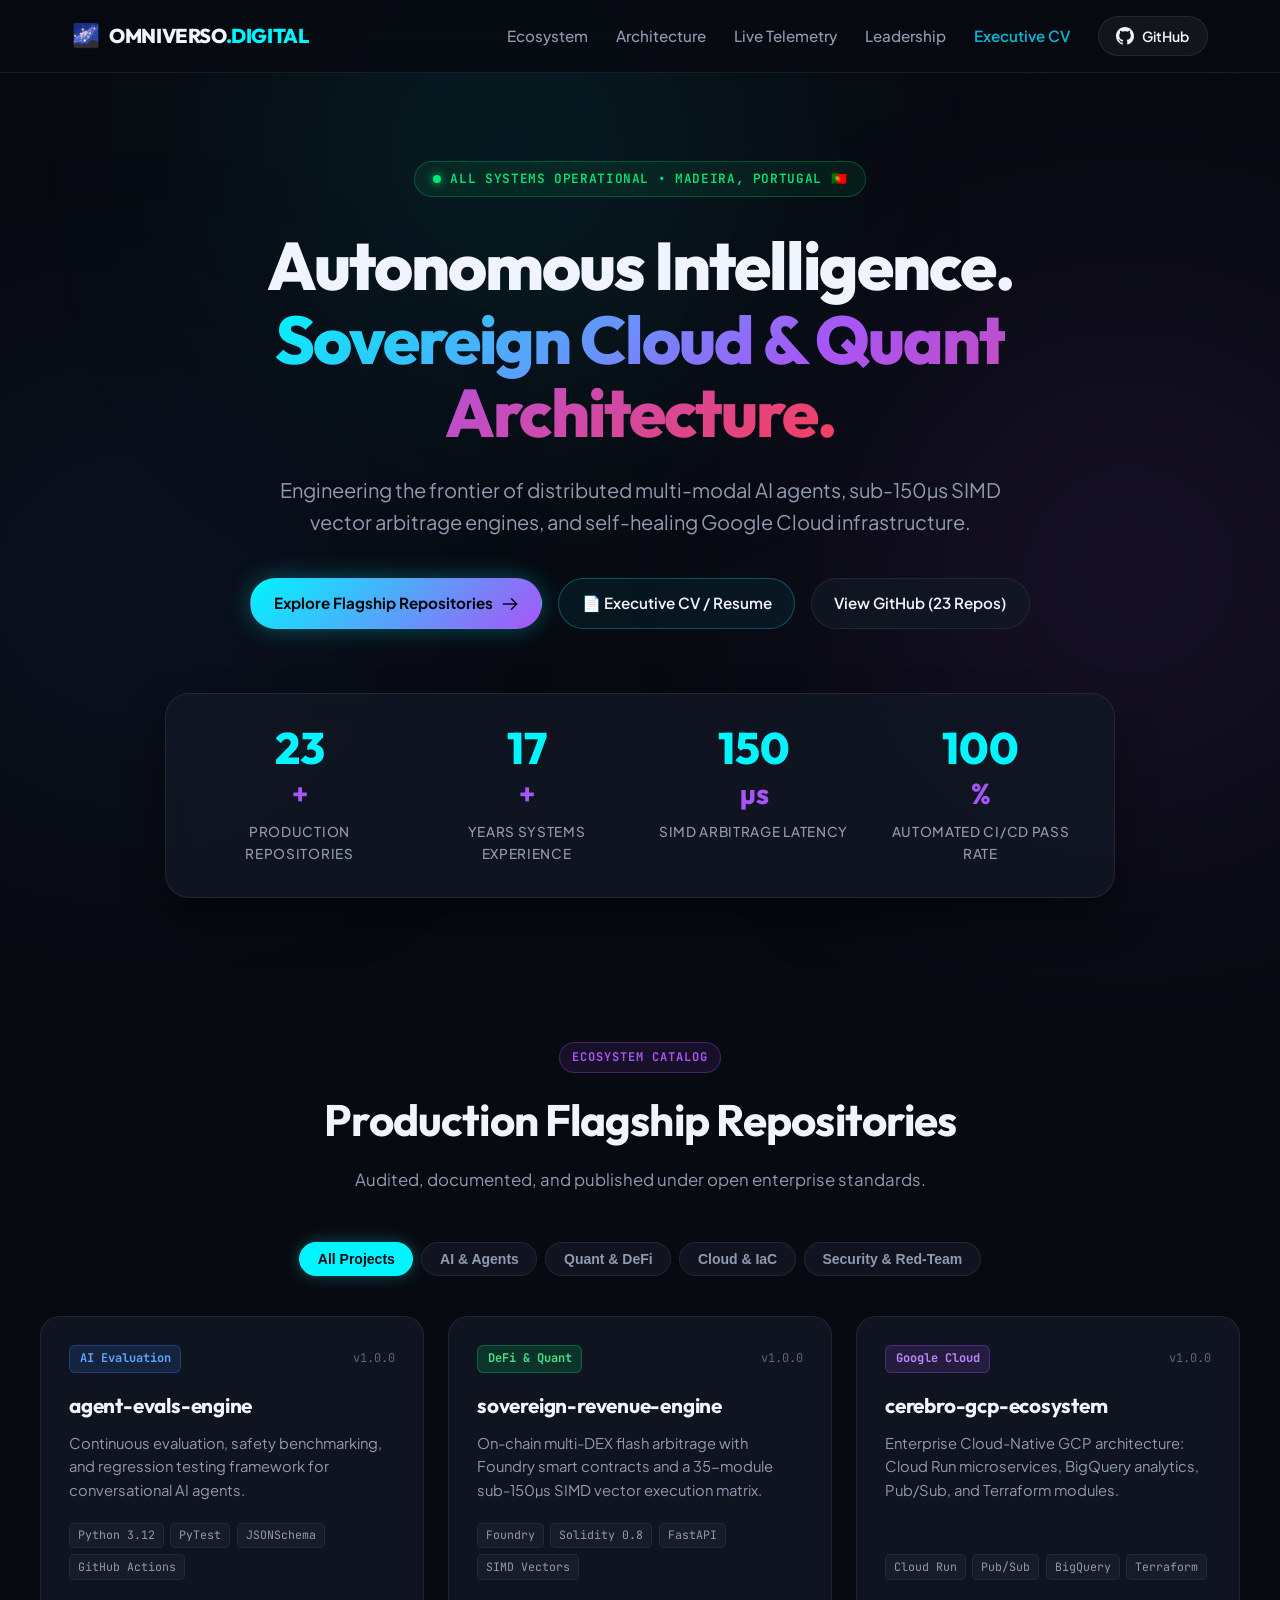
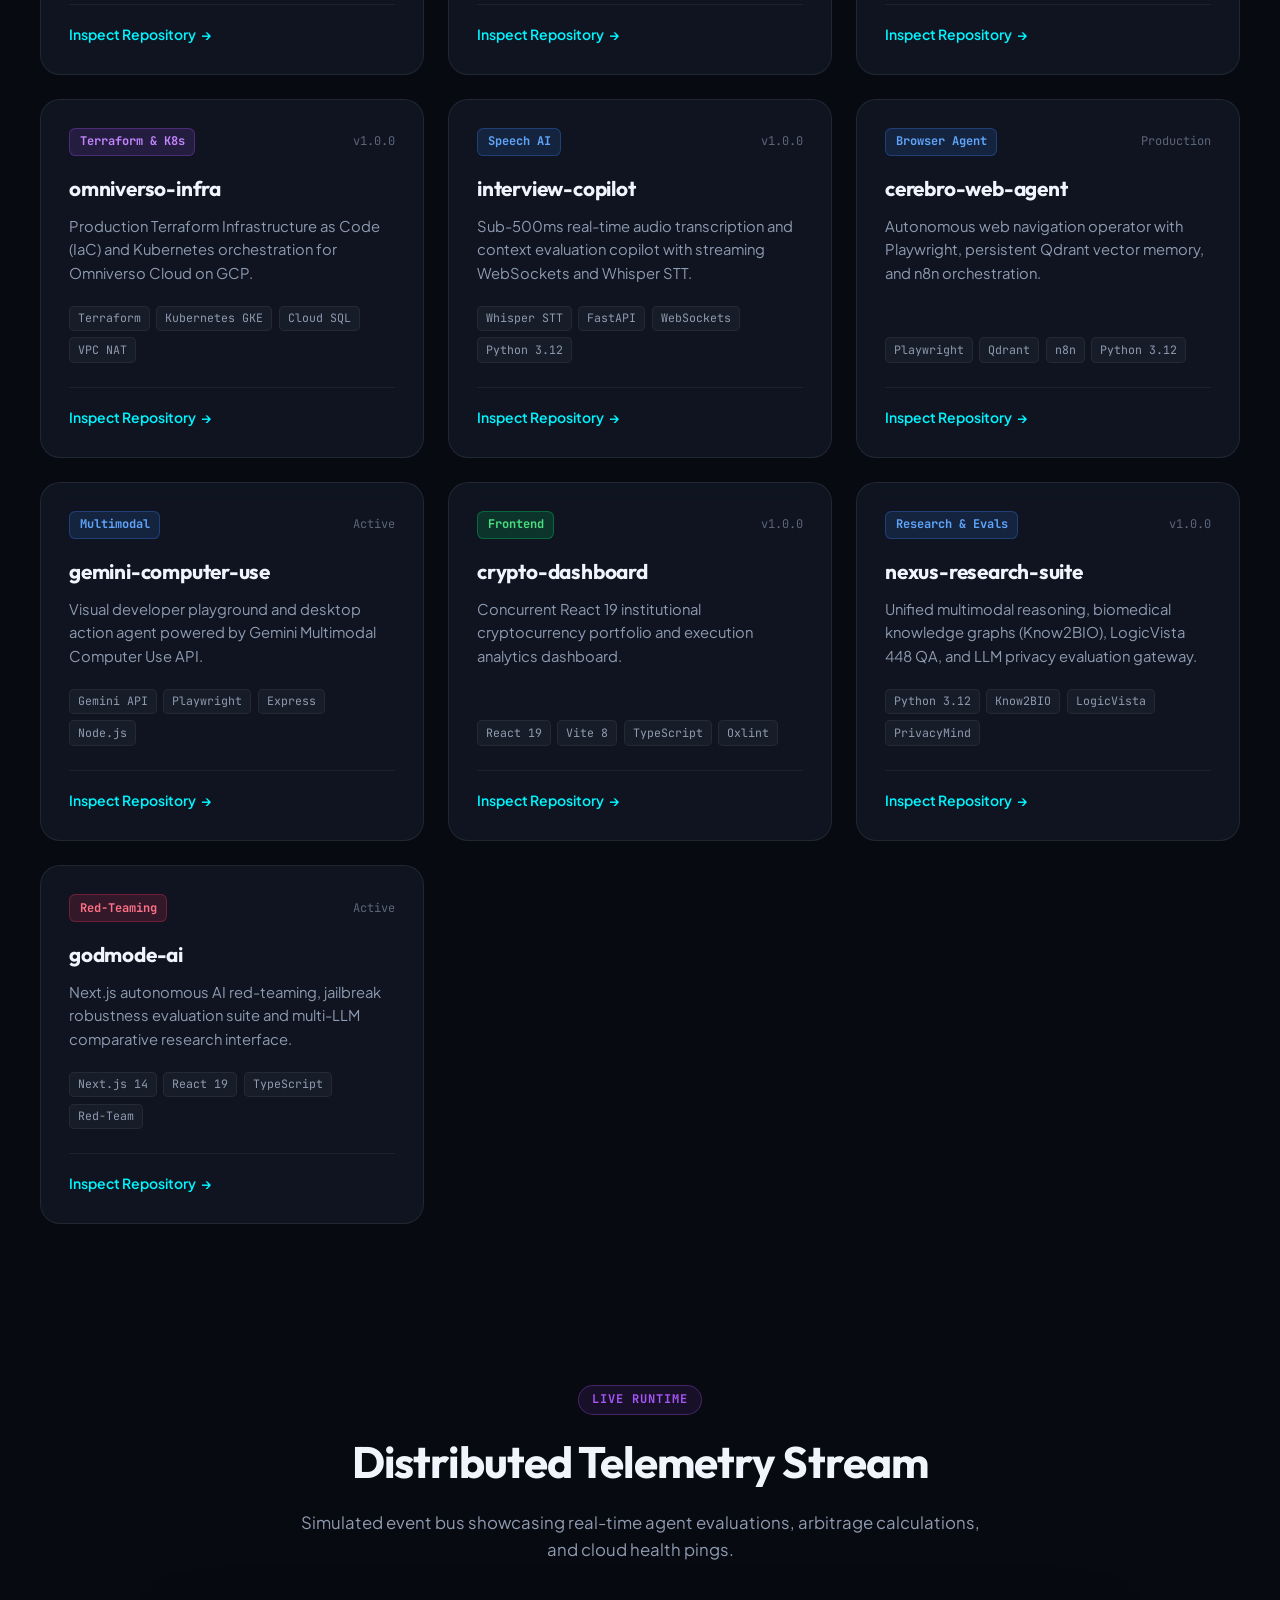
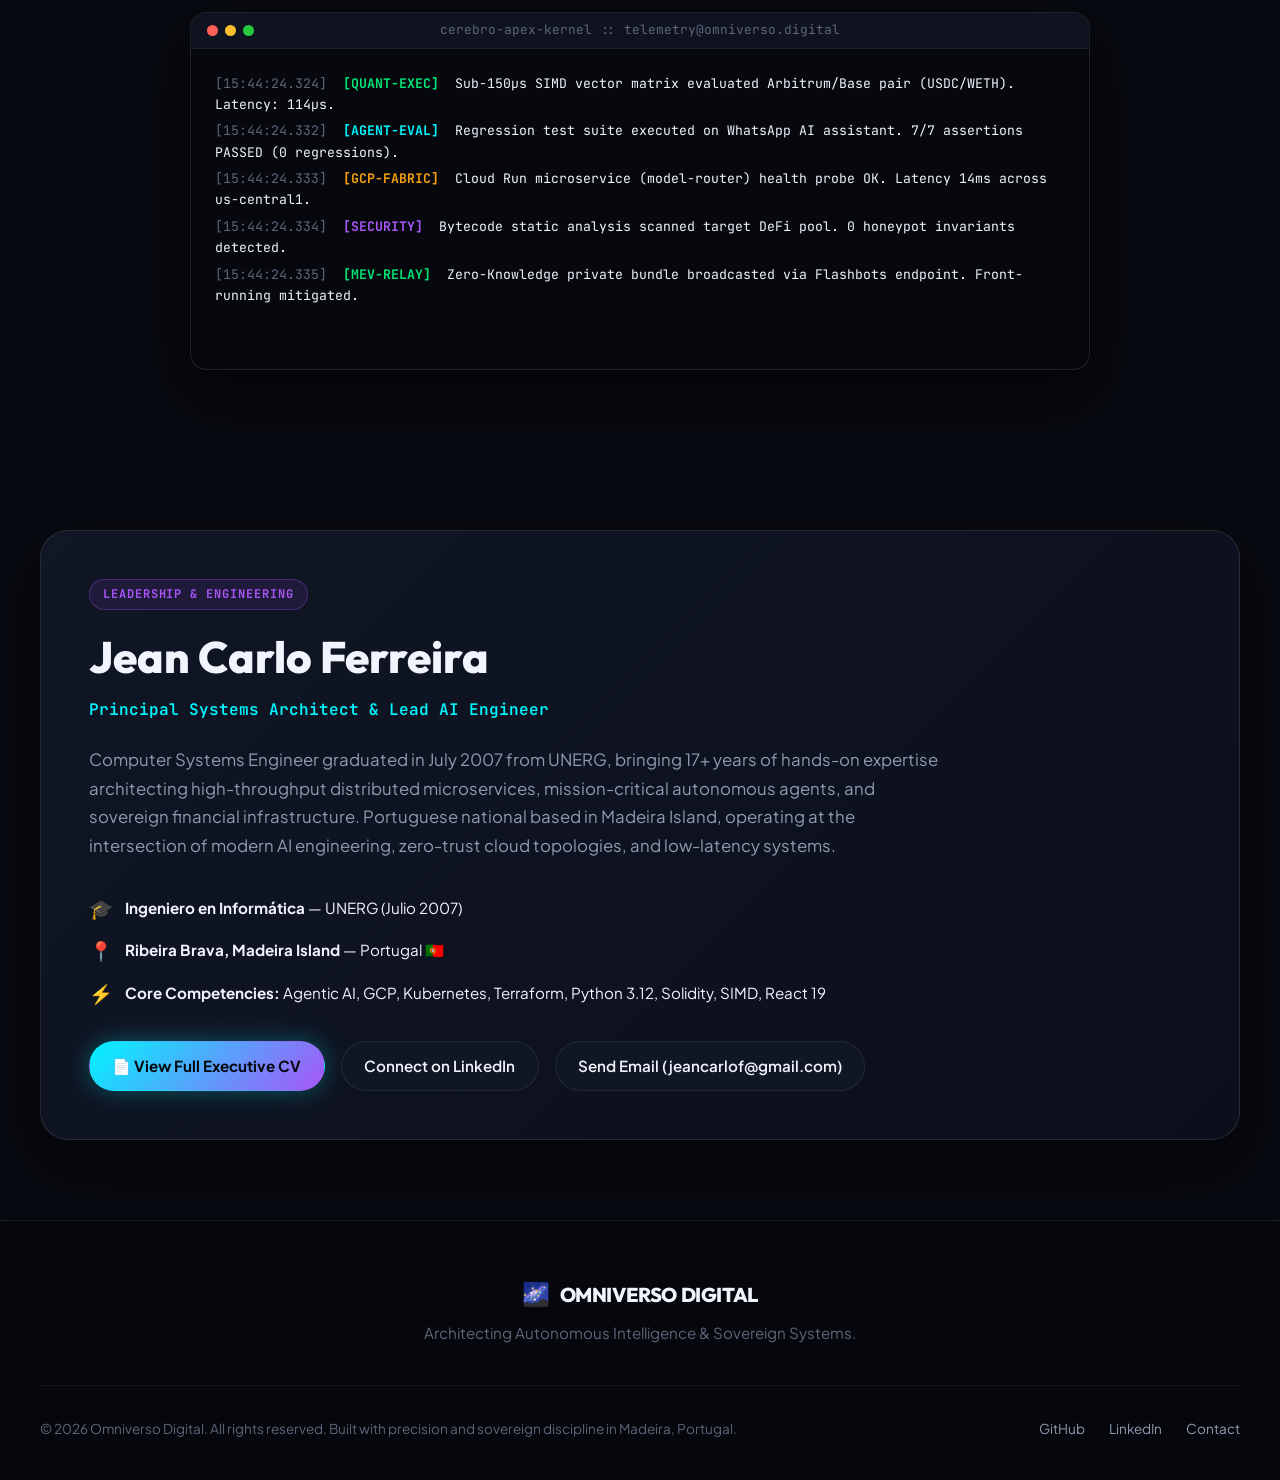
<file: index.html>
<!DOCTYPE html>
<html lang="en">
<head>
  <meta charset="UTF-8">
  <meta name="viewport" content="width=device-width, initial-scale=1.0">
  <title>Omniverso Digital — Autonomous Intelligence & Sovereign Systems Architecture</title>
  <meta name="description" content="Official portfolio and systems architecture of Omniverso Digital. Engineered by Jean Carlo Ferreira, Principal Systems Architect & AI Engineer based in Portugal.">
  <meta name="theme-color" content="#0a0c16">
  
  <!-- Open Graph / Meta -->
  <meta property="og:type" content="website">
  <meta property="og:url" content="https://omniversodigital.github.io/">
  <meta property="og:title" content="Omniverso Digital — Sovereign Intelligence & Systems Architecture">
  <meta property="og:description" content="Explore 21+ production repositories spanning Agentic AI, DeFi Flash Arbitrage, Cloud-Native GCP, and Cyber Defense.">
  <meta property="og:image" content="https://avatars.githubusercontent.com/u/190848052?v=4">

  <!-- Google Fonts -->
  <link rel="preconnect" href="https://fonts.googleapis.com">
  <link rel="preconnect" href="https://fonts.gstatic.com" crossorigin>
  <link href="https://fonts.googleapis.com/css2?family=JetBrains+Mono:wght@400;500;700&family=Outfit:wght@300;400;500;600;700;800&family=Plus+Jakarta+Sans:wght@400;500;600;700&display=swap" rel="stylesheet">
  
  <link rel="stylesheet" href="style.css">
</head>
<body>
  <!-- Ambient Glow Canvas Background -->
  <div class="ambient-glow glow-1"></div>
  <div class="ambient-glow glow-2"></div>
  <div class="ambient-glow glow-3"></div>

  <!-- Navigation -->
  <header class="navbar" id="navbar">
    <div class="nav-container">
      <a href="#hero" class="brand" id="brand-logo">
        <span class="brand-symbol">🌌</span>
        <span class="brand-text">OMNIVERSO<span class="highlight">.DIGITAL</span></span>
      </a>
      <nav class="nav-links">
        <a href="#ecosystem" class="nav-item">Ecosystem</a>
        <a href="#architecture" class="nav-item">Architecture</a>
        <a href="#terminal" class="nav-item">Live Telemetry</a>
        <a href="#leadership" class="nav-item">Leadership</a>
        <a href="cv.html" class="nav-item" style="color: #06b6d4; font-weight: 600;">Executive CV</a>
        <a href="https://github.com/omniversodigital" target="_blank" rel="noopener noreferrer" class="btn btn-nav" id="github-nav-btn">
          <svg class="icon" viewBox="0 0 24 24" fill="currentColor"><path d="M12 0C5.37 0 0 5.37 0 12c0 5.31 3.435 9.795 8.205 11.385.6.105.825-.255.825-.57 0-.285-.015-1.23-.015-2.235-3.015.555-3.795-.735-4.035-1.41-.135-.345-.72-1.41-1.23-1.695-.42-.225-1.02-.78-.015-.795.945-.015 1.62.87 1.845 1.23 1.08 1.815 2.805 1.305 3.495.99.105-.78.42-1.305.765-1.605-2.67-.3-5.46-1.335-5.46-5.925 0-1.305.465-2.385 1.23-3.225-.12-.3-.54-1.53.12-3.18 0 0 1.005-.315 3.3 1.23.96-.27 1.98-.405 3-.405s2.04.135 3 .405c2.295-1.56 3.3-1.23 3.3-1.23.66 1.65.24 2.88.12 3.18.765.84 1.23 1.905 1.23 3.225 0 4.605-2.805 5.625-5.475 5.925.435.375.81 1.095.81 2.22 0 1.605-.015 2.895-.015 3.3 0 .315.225.69.825.57A12.02 12.02 0 0024 12c0-6.63-5.37-12-12-12z"/></svg>
          <span>GitHub</span>
        </a>
      </nav>
    </div>
  </header>

  <main>
    <!-- Hero Section -->
    <section class="hero-section" id="hero">
      <div class="hero-container">
        <div class="status-pill" id="status-indicator">
          <span class="pulsing-dot"></span>
          <span class="pill-text">ALL SYSTEMS OPERATIONAL • MADEIRA, PORTUGAL 🇵🇹</span>
        </div>
        
        <h1 class="hero-title">
          Autonomous Intelligence.<br>
          <span class="gradient-text">Sovereign Cloud & Quant Architecture.</span>
        </h1>
        
        <p class="hero-subtitle">
          Engineering the frontier of distributed multi-modal AI agents, sub-150µs SIMD vector arbitrage engines, and self-healing Google Cloud infrastructure.
        </p>

        <div class="hero-actions">
          <a href="#ecosystem" class="btn btn-primary" id="explore-ecosystem-btn">
            <span>Explore Flagship Repositories</span>
            <svg class="arrow-icon" viewBox="0 0 24 24" fill="none" stroke="currentColor"><path stroke-linecap="round" stroke-linejoin="round" stroke-width="2" d="M14 5l7 7m0 0l-7 7m7-7H3"/></svg>
          </a>
          <a href="cv.html" class="btn btn-secondary" id="hero-cv-btn" style="border-color: rgba(6, 182, 212, 0.4); background: rgba(6, 182, 212, 0.08);">
            <span>📄 Executive CV / Resume</span>
          </a>
          <a href="https://github.com/omniversodigital" target="_blank" rel="noopener noreferrer" class="btn btn-secondary" id="hero-github-btn">
            <span>View GitHub (23 Repos)</span>
          </a>
        </div>

        <!-- Metrics Grid -->
        <div class="metrics-grid" id="metrics-counter">
          <div class="metric-card">
            <span class="metric-number" data-target="23">23</span><span class="metric-suffix">+</span>
            <span class="metric-label">Production Repositories</span>
          </div>
          <div class="metric-card">
            <span class="metric-number" data-target="17">17</span><span class="metric-suffix">+</span>
            <span class="metric-label">Years Systems Experience</span>
          </div>
          <div class="metric-card">
            <span class="metric-number" data-target="150">150</span><span class="metric-suffix">µs</span>
            <span class="metric-label">SIMD Arbitrage Latency</span>
          </div>
          <div class="metric-card">
            <span class="metric-number" data-target="100">100</span><span class="metric-suffix">%</span>
            <span class="metric-label">Automated CI/CD Pass Rate</span>
          </div>
        </div>
      </div>
    </section>

    <!-- Flagship Ecosystem -->
    <section class="section ecosystem-section" id="ecosystem">
      <div class="section-container">
        <div class="section-header">
          <span class="badge">ECOSYSTEM CATALOG</span>
          <h2 class="section-title">Production Flagship Repositories</h2>
          <p class="section-desc">Audited, documented, and published under open enterprise standards.</p>
        </div>

        <!-- Category Filters -->
        <div class="filter-bar" id="category-filters">
          <button class="filter-btn active" data-filter="all">All Projects</button>
          <button class="filter-btn" data-filter="ai">AI & Agents</button>
          <button class="filter-btn" data-filter="quant">Quant & DeFi</button>
          <button class="filter-btn" data-filter="cloud">Cloud & IaC</button>
          <button class="filter-btn" data-filter="security">Security & Red-Team</button>
        </div>

        <!-- Repository Cards Grid -->
        <div class="cards-grid" id="repos-container">
          <!-- Card 1 -->
          <article class="repo-card" data-category="ai">
            <div class="card-top">
              <span class="card-badge ai-badge">AI Evaluation</span>
              <span class="version-tag">v1.0.0</span>
            </div>
            <h3 class="card-title">agent-evals-engine</h3>
            <p class="card-desc">Continuous evaluation, safety benchmarking, and regression testing framework for conversational AI agents.</p>
            <div class="tech-tags">
              <span>Python 3.12</span>
              <span>PyTest</span>
              <span>JSONSchema</span>
              <span>GitHub Actions</span>
            </div>
            <div class="card-footer">
              <a href="https://github.com/omniversodigital/agent-evals-engine" target="_blank" rel="noopener noreferrer" class="card-link">
                <span>Inspect Repository</span> &rarr;
              </a>
            </div>
          </article>

          <!-- Card 2 -->
          <article class="repo-card" data-category="quant">
            <div class="card-top">
              <span class="card-badge quant-badge">DeFi & Quant</span>
              <span class="version-tag">v1.0.0</span>
            </div>
            <h3 class="card-title">sovereign-revenue-engine</h3>
            <p class="card-desc">On-chain multi-DEX flash arbitrage with Foundry smart contracts and a 35-module sub-150µs SIMD vector execution matrix.</p>
            <div class="tech-tags">
              <span>Foundry</span>
              <span>Solidity 0.8</span>
              <span>FastAPI</span>
              <span>SIMD Vectors</span>
            </div>
            <div class="card-footer">
              <a href="https://github.com/omniversodigital/sovereign-revenue-engine" target="_blank" rel="noopener noreferrer" class="card-link">
                <span>Inspect Repository</span> &rarr;
              </a>
            </div>
          </article>

          <!-- Card 3 -->
          <article class="repo-card" data-category="cloud">
            <div class="card-top">
              <span class="card-badge cloud-badge">Google Cloud</span>
              <span class="version-tag">v1.0.0</span>
            </div>
            <h3 class="card-title">cerebro-gcp-ecosystem</h3>
            <p class="card-desc">Enterprise Cloud-Native GCP architecture: Cloud Run microservices, BigQuery analytics, Pub/Sub, and Terraform modules.</p>
            <div class="tech-tags">
              <span>Cloud Run</span>
              <span>Pub/Sub</span>
              <span>BigQuery</span>
              <span>Terraform</span>
            </div>
            <div class="card-footer">
              <a href="https://github.com/omniversodigital/cerebro-gcp-ecosystem" target="_blank" rel="noopener noreferrer" class="card-link">
                <span>Inspect Repository</span> &rarr;
              </a>
            </div>
          </article>

          <!-- Card 4 -->
          <article class="repo-card" data-category="cloud">
            <div class="card-top">
              <span class="card-badge cloud-badge">Terraform & K8s</span>
              <span class="version-tag">v1.0.0</span>
            </div>
            <h3 class="card-title">omniverso-infra</h3>
            <p class="card-desc">Production Terraform Infrastructure as Code (IaC) and Kubernetes orchestration for Omniverso Cloud on GCP.</p>
            <div class="tech-tags">
              <span>Terraform</span>
              <span>Kubernetes GKE</span>
              <span>Cloud SQL</span>
              <span>VPC NAT</span>
            </div>
            <div class="card-footer">
              <a href="https://github.com/omniversodigital/omniverso-infra" target="_blank" rel="noopener noreferrer" class="card-link">
                <span>Inspect Repository</span> &rarr;
              </a>
            </div>
          </article>

          <!-- Card 5 -->
          <article class="repo-card" data-category="ai">
            <div class="card-top">
              <span class="card-badge ai-badge">Speech AI</span>
              <span class="version-tag">v1.0.0</span>
            </div>
            <h3 class="card-title">interview-copilot</h3>
            <p class="card-desc">Sub-500ms real-time audio transcription and context evaluation copilot with streaming WebSockets and Whisper STT.</p>
            <div class="tech-tags">
              <span>Whisper STT</span>
              <span>FastAPI</span>
              <span>WebSockets</span>
              <span>Python 3.12</span>
            </div>
            <div class="card-footer">
              <a href="https://github.com/omniversodigital/interview-copilot" target="_blank" rel="noopener noreferrer" class="card-link">
                <span>Inspect Repository</span> &rarr;
              </a>
            </div>
          </article>

          <!-- Card 6 -->
          <article class="repo-card" data-category="ai">
            <div class="card-top">
              <span class="card-badge ai-badge">Browser Agent</span>
              <span class="version-tag">Production</span>
            </div>
            <h3 class="card-title">cerebro-web-agent</h3>
            <p class="card-desc">Autonomous web navigation operator with Playwright, persistent Qdrant vector memory, and n8n orchestration.</p>
            <div class="tech-tags">
              <span>Playwright</span>
              <span>Qdrant</span>
              <span>n8n</span>
              <span>Python 3.12</span>
            </div>
            <div class="card-footer">
              <a href="https://github.com/omniversodigital/cerebro-web-agent" target="_blank" rel="noopener noreferrer" class="card-link">
                <span>Inspect Repository</span> &rarr;
              </a>
            </div>
          </article>

          <!-- Card 7 -->
          <article class="repo-card" data-category="ai">
            <div class="card-top">
              <span class="card-badge ai-badge">Multimodal</span>
              <span class="version-tag">Active</span>
            </div>
            <h3 class="card-title">gemini-computer-use</h3>
            <p class="card-desc">Visual developer playground and desktop action agent powered by Gemini Multimodal Computer Use API.</p>
            <div class="tech-tags">
              <span>Gemini API</span>
              <span>Playwright</span>
              <span>Express</span>
              <span>Node.js</span>
            </div>
            <div class="card-footer">
              <a href="https://github.com/omniversodigital/gemini-computer-use" target="_blank" rel="noopener noreferrer" class="card-link">
                <span>Inspect Repository</span> &rarr;
              </a>
            </div>
          </article>

          <!-- Card 8 -->
          <article class="repo-card" data-category="quant">
            <div class="card-top">
              <span class="card-badge quant-badge">Frontend</span>
              <span class="version-tag">v1.0.0</span>
            </div>
            <h3 class="card-title">crypto-dashboard</h3>
            <p class="card-desc">Concurrent React 19 institutional cryptocurrency portfolio and execution analytics dashboard.</p>
            <div class="tech-tags">
              <span>React 19</span>
              <span>Vite 8</span>
              <span>TypeScript</span>
              <span>Oxlint</span>
            </div>
            <div class="card-footer">
              <a href="https://github.com/omniversodigital/crypto-dashboard" target="_blank" rel="noopener noreferrer" class="card-link">
                <span>Inspect Repository</span> &rarr;
              </a>
            </div>
          </article>

          <!-- Card 9 -->
          <article class="repo-card" data-category="ai">
            <div class="card-top">
              <span class="card-badge ai-badge">Research &amp; Evals</span>
              <span class="version-tag">v1.0.0</span>
            </div>
            <h3 class="card-title">nexus-research-suite</h3>
            <p class="card-desc">Unified multimodal reasoning, biomedical knowledge graphs (Know2BIO), LogicVista 448 QA, and LLM privacy evaluation gateway.</p>
            <div class="tech-tags">
              <span>Python 3.12</span>
              <span>Know2BIO</span>
              <span>LogicVista</span>
              <span>PrivacyMind</span>
            </div>
            <div class="card-footer">
              <a href="https://github.com/omniversodigital/nexus-research-suite" target="_blank" rel="noopener noreferrer" class="card-link">
                <span>Inspect Repository</span> &rarr;
              </a>
            </div>
          </article>

          <!-- Card 9 -->
          <article class="repo-card" data-category="security">
            <div class="card-top">
              <span class="card-badge sec-badge">Red-Teaming</span>
              <span class="version-tag">Active</span>
            </div>
            <h3 class="card-title">godmode-ai</h3>
            <p class="card-desc">Next.js autonomous AI red-teaming, jailbreak robustness evaluation suite and multi-LLM comparative research interface.</p>
            <div class="tech-tags">
              <span>Next.js 14</span>
              <span>React 19</span>
              <span>TypeScript</span>
              <span>Red-Team</span>
            </div>
            <div class="card-footer">
              <a href="https://github.com/omniversodigital/godmode-ai" target="_blank" rel="noopener noreferrer" class="card-link">
                <span>Inspect Repository</span> &rarr;
              </a>
            </div>
          </article>
        </div>
      </div>
    </section>

    <!-- Live Architecture Terminal -->
    <section class="section terminal-section" id="terminal">
      <div class="section-container">
        <div class="section-header">
          <span class="badge">LIVE RUNTIME</span>
          <h2 class="section-title">Distributed Telemetry Stream</h2>
          <p class="section-desc">Simulated event bus showcasing real-time agent evaluations, arbitrage calculations, and cloud health pings.</p>
        </div>

        <div class="terminal-window">
          <div class="terminal-bar">
            <div class="terminal-buttons">
              <span class="dot close"></span>
              <span class="dot min"></span>
              <span class="dot max"></span>
            </div>
            <div class="terminal-title">cerebro-apex-kernel :: telemetry@omniverso.digital</div>
          </div>
          <div class="terminal-body" id="terminal-logs">
            <!-- Simulated logs injected via JS -->
          </div>
        </div>
      </div>
    </section>

    <!-- Leadership Section -->
    <section class="section leadership-section" id="leadership">
      <div class="section-container">
        <div class="leadership-card">
          <div class="leadership-content">
            <span class="badge">LEADERSHIP & ENGINEERING</span>
            <h2 class="lead-name">Jean Carlo Ferreira</h2>
            <p class="lead-role">Principal Systems Architect & Lead AI Engineer</p>
            
            <p class="lead-bio">
              Computer Systems Engineer graduated in July 2007 from UNERG, bringing 17+ years of hands-on expertise architecting high-throughput distributed microservices, mission-critical autonomous agents, and sovereign financial infrastructure. Portuguese national based in Madeira Island, operating at the intersection of modern AI engineering, zero-trust cloud topologies, and low-latency systems.
            </p>

            <div class="lead-credentials">
              <div class="cred-item">
                <span class="cred-icon">🎓</span>
                <span><b>Ingeniero en Informática</b> — UNERG (Julio 2007)</span>
              </div>
              <div class="cred-item">
                <span class="cred-icon">📍</span>
                <span><b>Ribeira Brava, Madeira Island</b> — Portugal 🇵🇹</span>
              </div>
              <div class="cred-item">
                <span class="cred-icon">⚡</span>
                <span><b>Core Competencies:</b> Agentic AI, GCP, Kubernetes, Terraform, Python 3.12, Solidity, SIMD, React 19</span>
              </div>
            </div>

            <div class="lead-actions">
              <a href="cv.html" class="btn btn-primary">
                <span>📄 View Full Executive CV</span>
              </a>
              <a href="https://www.linkedin.com/in/jeancarlo-ferreira" target="_blank" rel="noopener noreferrer" class="btn btn-secondary">
                <span>Connect on LinkedIn</span>
              </a>
              <a href="mailto:jeancarlof@gmail.com" class="btn btn-secondary">
                <span>Send Email (jeancarlof@gmail.com)</span>
              </a>
            </div>
          </div>
        </div>
      </div>
    </section>
  </main>

  <!-- Footer -->
  <footer class="footer">
    <div class="footer-container">
      <div class="footer-top">
        <div class="brand">
          <span class="brand-symbol">🌌</span>
          <span class="brand-text">OMNIVERSO DIGITAL</span>
        </div>
        <p class="footer-tagline">Architecting Autonomous Intelligence & Sovereign Systems.</p>
      </div>
      <div class="footer-bottom">
        <p>&copy; 2026 Omniverso Digital. All rights reserved. Built with precision and sovereign discipline in Madeira, Portugal.</p>
        <div class="footer-links">
          <a href="https://github.com/omniversodigital">GitHub</a>
          <a href="https://www.linkedin.com/in/jeancarlo-ferreira">LinkedIn</a>
          <a href="mailto:omniversodigital@gmail.com">Contact</a>
        </div>
      </div>
    </div>
  </footer>

  <script src="app.js"></script>
</body>
</html>
</file>
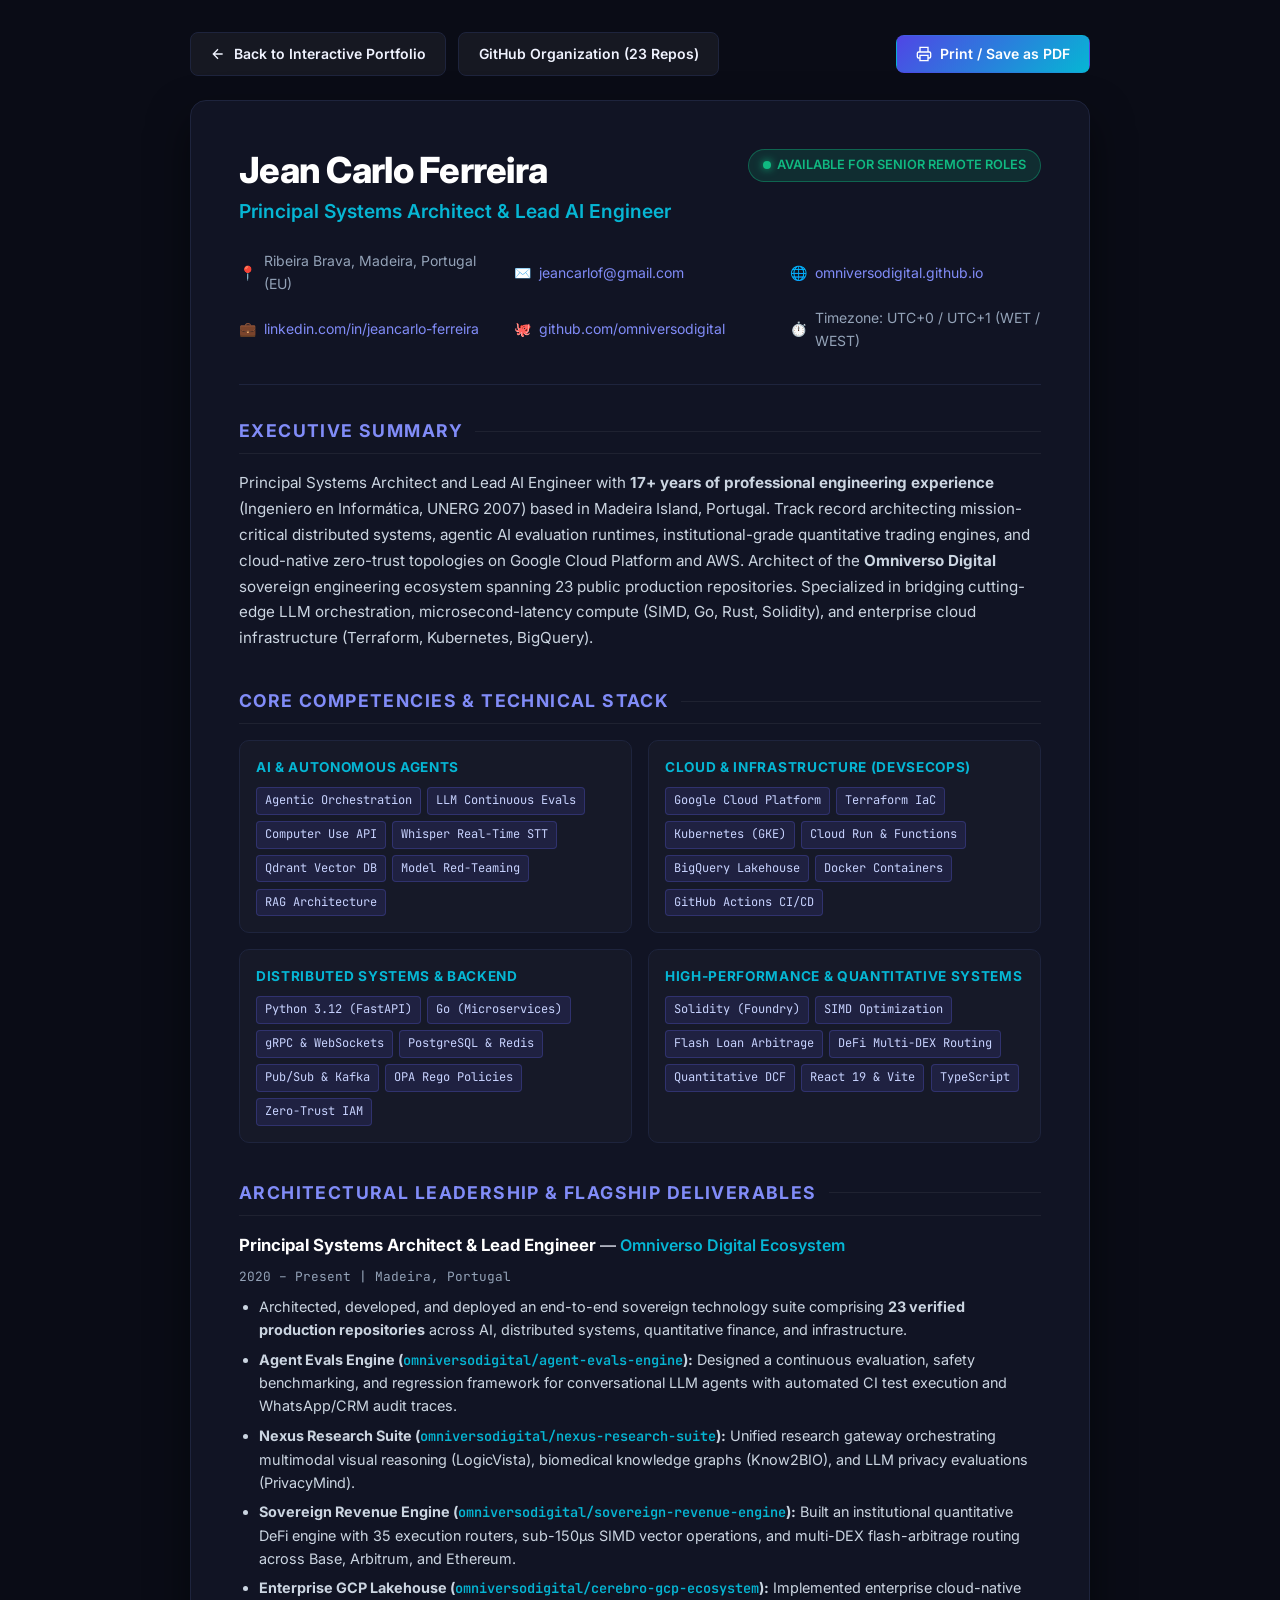
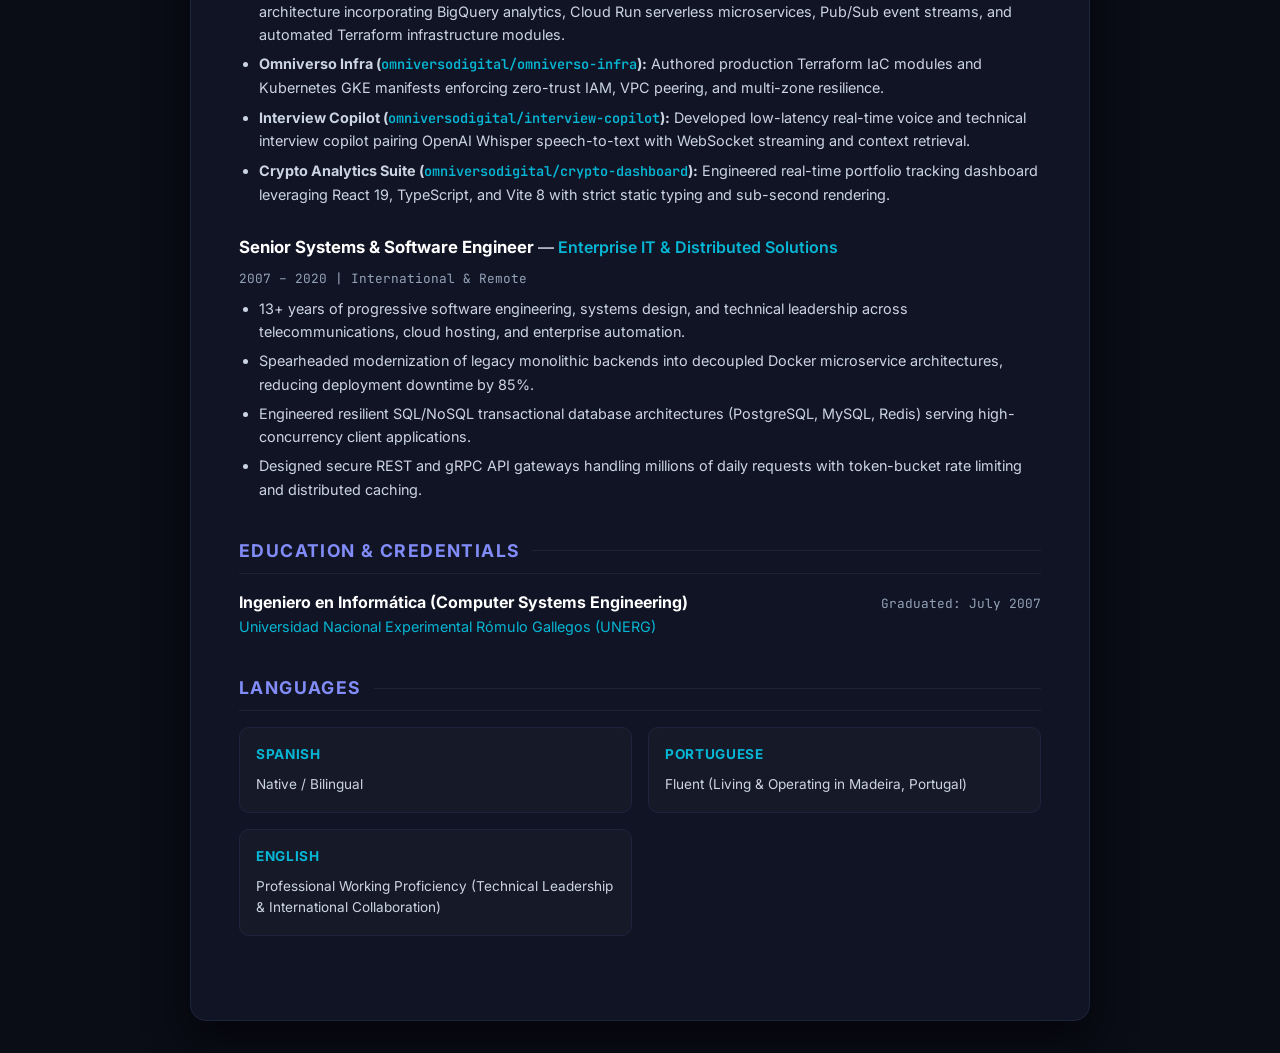
<file: cv.html>
<!DOCTYPE html>
<html lang="en">
<head>
  <meta charset="UTF-8">
  <meta name="viewport" content="width=device-width, initial-scale=1.0">
  <title>Curriculum Vitae — Jean Carlo Ferreira | Principal Systems Architect & Lead AI Engineer</title>
  <meta name="description" content="Official Curriculum Vitae of Jean Carlo Ferreira. Principal Systems Architect & Lead AI Engineer with 17+ years of experience based in Madeira, Portugal.">
  <meta name="theme-color" content="#0a0c16">
  
  <!-- Fonts -->
  <link rel="preconnect" href="https://fonts.googleapis.com">
  <link rel="preconnect" href="https://fonts.gstatic.com" crossorigin>
  <link href="https://fonts.googleapis.com/css2?family=Inter:wght@300;400;500;600;700;800&family=JetBrains+Mono:wght@400;500;700&display=swap" rel="stylesheet">
  
  <style>
    :root {
      --bg: #0a0c16;
      --card-bg: #111424;
      --border: #1e243d;
      --text-main: #f0f3ff;
      --text-muted: #94a3b8;
      --accent: #6366f1;
      --accent-light: #818cf8;
      --cyan: #06b6d4;
      --emerald: #10b981;
      --font-sans: 'Inter', -apple-system, BlinkMacSystemFont, sans-serif;
      --font-mono: 'JetBrains Mono', monospace;
    }

    * {
      box-sizing: border-box;
      margin: 0;
      padding: 0;
    }

    body {
      background-color: var(--bg);
      color: var(--text-main);
      font-family: var(--font-sans);
      line-height: 1.6;
      padding: 2rem 1rem;
      min-height: 100vh;
      display: flex;
      flex-direction: column;
      align-items: center;
    }

    .toolbar {
      max-width: 900px;
      width: 100%;
      display: flex;
      justify-content: space-between;
      align-items: center;
      margin-bottom: 1.5rem;
      gap: 1rem;
      flex-wrap: wrap;
    }

    .toolbar-left, .toolbar-right {
      display: flex;
      gap: 0.75rem;
      align-items: center;
    }

    .btn {
      display: inline-flex;
      align-items: center;
      gap: 0.5rem;
      padding: 0.6rem 1.2rem;
      border-radius: 8px;
      font-size: 0.875rem;
      font-weight: 600;
      text-decoration: none;
      cursor: pointer;
      transition: all 0.2s ease;
      border: 1px solid transparent;
      font-family: var(--font-sans);
    }

    .btn-primary {
      background: linear-gradient(135deg, #4f46e5, #06b6d4);
      color: #fff;
    }
    .btn-primary:hover {
      opacity: 0.95;
      transform: translateY(-1px);
      box-shadow: 0 4px 14px rgba(79, 70, 229, 0.4);
    }

    .btn-outline {
      background: rgba(255, 255, 255, 0.05);
      border-color: var(--border);
      color: var(--text-main);
    }
    .btn-outline:hover {
      background: rgba(255, 255, 255, 0.1);
      border-color: var(--accent);
    }

    .cv-container {
      max-width: 900px;
      width: 100%;
      background: var(--card-bg);
      border: 1px solid var(--border);
      border-radius: 16px;
      padding: 3rem;
      box-shadow: 0 20px 40px rgba(0, 0, 0, 0.5);
    }

    /* CV Header */
    .header {
      border-bottom: 1px solid var(--border);
      padding-bottom: 2rem;
      margin-bottom: 2rem;
    }

    .header-top {
      display: flex;
      justify-content: space-between;
      align-items: flex-start;
      gap: 1.5rem;
      flex-wrap: wrap;
    }

    .candidate-name {
      font-size: 2.25rem;
      font-weight: 800;
      letter-spacing: -0.02em;
      color: #fff;
      line-height: 1.2;
    }

    .candidate-title {
      font-size: 1.2rem;
      font-weight: 600;
      color: var(--cyan);
      margin-top: 0.25rem;
    }

    .status-badge {
      display: inline-flex;
      align-items: center;
      gap: 0.4rem;
      padding: 0.35rem 0.85rem;
      background: rgba(16, 185, 129, 0.15);
      border: 1px solid rgba(16, 185, 129, 0.4);
      border-radius: 9999px;
      color: var(--emerald);
      font-size: 0.8rem;
      font-weight: 600;
    }

    .dot {
      width: 8px;
      height: 8px;
      border-radius: 50%;
      background: var(--emerald);
      box-shadow: 0 0 8px var(--emerald);
    }

    .contact-grid {
      display: grid;
      grid-template-columns: repeat(auto-fit, minmax(200px, 1fr));
      gap: 0.75rem 1.5rem;
      margin-top: 1.5rem;
      font-size: 0.875rem;
      color: var(--text-muted);
    }

    .contact-item {
      display: flex;
      align-items: center;
      gap: 0.5rem;
    }

    .contact-item a {
      color: var(--accent-light);
      text-decoration: none;
      word-break: break-all;
    }
    .contact-item a:hover {
      text-decoration: underline;
    }

    /* Sections */
    .section {
      margin-bottom: 2.25rem;
    }

    .section-title {
      font-size: 1.1rem;
      font-weight: 700;
      text-transform: uppercase;
      letter-spacing: 0.08em;
      color: var(--accent-light);
      display: flex;
      align-items: center;
      gap: 0.75rem;
      margin-bottom: 1rem;
      border-bottom: 1px solid rgba(255, 255, 255, 0.06);
      padding-bottom: 0.5rem;
    }

    .section-title::after {
      content: '';
      flex: 1;
      height: 1px;
      background: rgba(255, 255, 255, 0.06);
    }

    p.summary {
      color: #cbd5e1;
      font-size: 0.95rem;
      line-height: 1.7;
    }

    /* Skills Grid */
    .skills-matrix {
      display: grid;
      grid-template-columns: repeat(auto-fit, minmax(260px, 1fr));
      gap: 1rem;
    }

    .skill-category {
      background: rgba(255, 255, 255, 0.02);
      border: 1px solid var(--border);
      border-radius: 10px;
      padding: 1rem;
    }

    .category-name {
      font-size: 0.85rem;
      font-weight: 700;
      color: var(--cyan);
      text-transform: uppercase;
      letter-spacing: 0.05em;
      margin-bottom: 0.5rem;
    }

    .skill-tags {
      display: flex;
      flex-wrap: wrap;
      gap: 0.4rem;
    }

    .skill-tag {
      font-size: 0.75rem;
      font-family: var(--font-mono);
      padding: 0.2rem 0.5rem;
      background: rgba(99, 102, 241, 0.12);
      border: 1px solid rgba(99, 102, 241, 0.25);
      border-radius: 4px;
      color: #c7d2fe;
    }

    /* Projects & Experience */
    .exp-item {
      margin-bottom: 1.75rem;
    }
    .exp-item:last-child {
      margin-bottom: 0;
    }

    .exp-header {
      display: flex;
      justify-content: space-between;
      align-items: baseline;
      flex-wrap: wrap;
      gap: 0.5rem;
      margin-bottom: 0.35rem;
    }

    .exp-role {
      font-size: 1.05rem;
      font-weight: 700;
      color: #fff;
    }

    .exp-org {
      color: var(--cyan);
      font-weight: 600;
    }

    .exp-dates {
      font-size: 0.8rem;
      font-family: var(--font-mono);
      color: var(--text-muted);
    }

    .exp-bullets {
      list-style-type: disc;
      padding-left: 1.25rem;
      margin-top: 0.5rem;
      color: #cbd5e1;
      font-size: 0.9rem;
    }

    .exp-bullets li {
      margin-bottom: 0.4rem;
    }

    .repo-link {
      color: var(--cyan);
      text-decoration: none;
      font-family: var(--font-mono);
      font-weight: 600;
      font-size: 0.85rem;
    }
    .repo-link:hover {
      text-decoration: underline;
    }

    /* Education */
    .edu-item {
      display: flex;
      justify-content: space-between;
      align-items: baseline;
      flex-wrap: wrap;
      gap: 0.5rem;
    }

    .degree-title {
      font-size: 1rem;
      font-weight: 700;
      color: #fff;
    }

    .university {
      color: var(--cyan);
      font-size: 0.9rem;
    }

    .edu-date {
      font-family: var(--font-mono);
      font-size: 0.8rem;
      color: var(--text-muted);
    }

    /* Print Styles */
    @media print {
      body {
        background: #ffffff !important;
        color: #111827 !important;
        padding: 0 !important;
      }
      .toolbar {
        display: none !important;
      }
      .cv-container {
        box-shadow: none !important;
        border: none !important;
        padding: 0 !important;
        max-width: 100% !important;
        background: #ffffff !important;
      }
      .candidate-name {
        color: #0f172a !important;
      }
      .candidate-title {
        color: #2563eb !important;
      }
      .section-title {
        color: #1e3a8a !important;
        border-bottom-color: #e2e8f0 !important;
      }
      p.summary, .exp-bullets, .exp-bullets li {
        color: #334155 !important;
      }
      .exp-role, .degree-title {
        color: #0f172a !important;
      }
      .skill-category {
        background: #f8fafc !important;
        border-color: #cbd5e1 !important;
      }
      .skill-tag {
        background: #e2e8f0 !important;
        color: #0f172a !important;
        border-color: #cbd5e1 !important;
      }
      .contact-item a, .repo-link {
        color: #2563eb !important;
      }
      .status-badge {
        display: none !important;
      }
    }
  </style>
</head>
<body>

  <!-- Controls Toolbar -->
  <div class="toolbar">
    <div class="toolbar-left">
      <a href="index.html" class="btn btn-outline">
        <svg width="16" height="16" viewBox="0 0 24 24" fill="none" stroke="currentColor" stroke-width="2"><path d="M19 12H5M12 19l-7-7 7-7"/></svg>
        <span>Back to Interactive Portfolio</span>
      </a>
      <a href="https://github.com/omniversodigital" target="_blank" rel="noopener" class="btn btn-outline">
        <span>GitHub Organization (23 Repos)</span>
      </a>
    </div>
    <div class="toolbar-right">
      <button onclick="window.print()" class="btn btn-primary">
        <svg width="16" height="16" viewBox="0 0 24 24" fill="none" stroke="currentColor" stroke-width="2"><path d="M6 9V2h12v7M6 18H4a2 2 0 01-2-2v-5a2 2 0 012-2h16a2 2 0 012 2v5a2 2 0 01-2 2h-2M6 14h12v8H6z"/></svg>
        <span>Print / Save as PDF</span>
      </button>
    </div>
  </div>

  <!-- CV Body -->
  <div class="cv-container">
    
    <!-- Header -->
    <header class="header">
      <div class="header-top">
        <div>
          <h1 class="candidate-name">Jean Carlo Ferreira</h1>
          <div class="candidate-title">Principal Systems Architect & Lead AI Engineer</div>
        </div>
        <div class="status-badge">
          <span class="dot"></span>
          <span>AVAILABLE FOR SENIOR REMOTE ROLES</span>
        </div>
      </div>

      <div class="contact-grid">
        <div class="contact-item">
          <span>📍</span>
          <span>Ribeira Brava, Madeira, Portugal (EU)</span>
        </div>
        <div class="contact-item">
          <span>✉️</span>
          <a href="mailto:jeancarlof@gmail.com">jeancarlof@gmail.com</a>
        </div>
        <div class="contact-item">
          <span>🌐</span>
          <a href="https://omniversodigital.github.io" target="_blank">omniversodigital.github.io</a>
        </div>
        <div class="contact-item">
          <span>💼</span>
          <a href="https://www.linkedin.com/in/jeancarlo-ferreira" target="_blank">linkedin.com/in/jeancarlo-ferreira</a>
        </div>
        <div class="contact-item">
          <span>🐙</span>
          <a href="https://github.com/omniversodigital" target="_blank">github.com/omniversodigital</a>
        </div>
        <div class="contact-item">
          <span>⏱️</span>
          <span>Timezone: UTC+0 / UTC+1 (WET / WEST)</span>
        </div>
      </div>
    </header>

    <!-- Executive Summary -->
    <section class="section">
      <h2 class="section-title">Executive Summary</h2>
      <p class="summary">
        Principal Systems Architect and Lead AI Engineer with <b>17+ years of professional engineering experience</b> (Ingeniero en Informática, UNERG 2007) based in Madeira Island, Portugal. Track record architecting mission-critical distributed systems, agentic AI evaluation runtimes, institutional-grade quantitative trading engines, and cloud-native zero-trust topologies on Google Cloud Platform and AWS. Architect of the <b>Omniverso Digital</b> sovereign engineering ecosystem spanning 23 public production repositories. Specialized in bridging cutting-edge LLM orchestration, microsecond-latency compute (SIMD, Go, Rust, Solidity), and enterprise cloud infrastructure (Terraform, Kubernetes, BigQuery).
      </p>
    </section>

    <!-- Core Competencies Matrix -->
    <section class="section">
      <h2 class="section-title">Core Competencies & Technical Stack</h2>
      <div class="skills-matrix">
        <div class="skill-category">
          <div class="category-name">AI & Autonomous Agents</div>
          <div class="skill-tags">
            <span class="skill-tag">Agentic Orchestration</span>
            <span class="skill-tag">LLM Continuous Evals</span>
            <span class="skill-tag">Computer Use API</span>
            <span class="skill-tag">Whisper Real-Time STT</span>
            <span class="skill-tag">Qdrant Vector DB</span>
            <span class="skill-tag">Model Red-Teaming</span>
            <span class="skill-tag">RAG Architecture</span>
          </div>
        </div>

        <div class="skill-category">
          <div class="category-name">Cloud & Infrastructure (DevSecOps)</div>
          <div class="skill-tags">
            <span class="skill-tag">Google Cloud Platform</span>
            <span class="skill-tag">Terraform IaC</span>
            <span class="skill-tag">Kubernetes (GKE)</span>
            <span class="skill-tag">Cloud Run & Functions</span>
            <span class="skill-tag">BigQuery Lakehouse</span>
            <span class="skill-tag">Docker Containers</span>
            <span class="skill-tag">GitHub Actions CI/CD</span>
          </div>
        </div>

        <div class="skill-category">
          <div class="category-name">Distributed Systems & Backend</div>
          <div class="skill-tags">
            <span class="skill-tag">Python 3.12 (FastAPI)</span>
            <span class="skill-tag">Go (Microservices)</span>
            <span class="skill-tag">gRPC & WebSockets</span>
            <span class="skill-tag">PostgreSQL & Redis</span>
            <span class="skill-tag">Pub/Sub & Kafka</span>
            <span class="skill-tag">OPA Rego Policies</span>
            <span class="skill-tag">Zero-Trust IAM</span>
          </div>
        </div>

        <div class="skill-category">
          <div class="category-name">High-Performance & Quantitative Systems</div>
          <div class="skill-tags">
            <span class="skill-tag">Solidity (Foundry)</span>
            <span class="skill-tag">SIMD Optimization</span>
            <span class="skill-tag">Flash Loan Arbitrage</span>
            <span class="skill-tag">DeFi Multi-DEX Routing</span>
            <span class="skill-tag">Quantitative DCF</span>
            <span class="skill-tag">React 19 & Vite</span>
            <span class="skill-tag">TypeScript</span>
          </div>
        </div>
      </div>
    </section>

    <!-- Professional Experience & Architectural Flagships -->
    <section class="section">
      <h2 class="section-title">Architectural Leadership & Flagship Deliverables</h2>

      <!-- Omniverso Digital -->
      <div class="exp-item">
        <div class="exp-header">
          <div>
            <span class="exp-role">Principal Systems Architect & Lead Engineer</span> — 
            <span class="exp-org">Omniverso Digital Ecosystem</span>
          </div>
          <span class="exp-dates">2020 – Present | Madeira, Portugal</span>
        </div>
        <ul class="exp-bullets">
          <li>Architected, developed, and deployed an end-to-end sovereign technology suite comprising <b>23 verified production repositories</b> across AI, distributed systems, quantitative finance, and infrastructure.</li>
          <li><b>Agent Evals Engine (<a class="repo-link" href="https://github.com/omniversodigital/agent-evals-engine" target="_blank">omniversodigital/agent-evals-engine</a>):</b> Designed a continuous evaluation, safety benchmarking, and regression framework for conversational LLM agents with automated CI test execution and WhatsApp/CRM audit traces.</li>
          <li><b>Nexus Research Suite (<a class="repo-link" href="https://github.com/omniversodigital/nexus-research-suite" target="_blank">omniversodigital/nexus-research-suite</a>):</b> Unified research gateway orchestrating multimodal visual reasoning (LogicVista), biomedical knowledge graphs (Know2BIO), and LLM privacy evaluations (PrivacyMind).</li>
          <li><b>Sovereign Revenue Engine (<a class="repo-link" href="https://github.com/omniversodigital/sovereign-revenue-engine" target="_blank">omniversodigital/sovereign-revenue-engine</a>):</b> Built an institutional quantitative DeFi engine with 35 execution routers, sub-150µs SIMD vector operations, and multi-DEX flash-arbitrage routing across Base, Arbitrum, and Ethereum.</li>
          <li><b>Enterprise GCP Lakehouse (<a class="repo-link" href="https://github.com/omniversodigital/cerebro-gcp-ecosystem" target="_blank">omniversodigital/cerebro-gcp-ecosystem</a>):</b> Implemented enterprise cloud-native architecture incorporating BigQuery analytics, Cloud Run serverless microservices, Pub/Sub event streams, and automated Terraform infrastructure modules.</li>
          <li><b>Omniverso Infra (<a class="repo-link" href="https://github.com/omniversodigital/omniverso-infra" target="_blank">omniversodigital/omniverso-infra</a>):</b> Authored production Terraform IaC modules and Kubernetes GKE manifests enforcing zero-trust IAM, VPC peering, and multi-zone resilience.</li>
          <li><b>Interview Copilot (<a class="repo-link" href="https://github.com/omniversodigital/interview-copilot" target="_blank">omniversodigital/interview-copilot</a>):</b> Developed low-latency real-time voice and technical interview copilot pairing OpenAI Whisper speech-to-text with WebSocket streaming and context retrieval.</li>
          <li><b>Crypto Analytics Suite (<a class="repo-link" href="https://github.com/omniversodigital/crypto-dashboard" target="_blank">omniversodigital/crypto-dashboard</a>):</b> Engineered real-time portfolio tracking dashboard leveraging React 19, TypeScript, and Vite 8 with strict static typing and sub-second rendering.</li>
        </ul>
      </div>

      <!-- Senior Engineering Track Record -->
      <div class="exp-item">
        <div class="exp-header">
          <div>
            <span class="exp-role">Senior Systems & Software Engineer</span> — 
            <span class="exp-org">Enterprise IT & Distributed Solutions</span>
          </div>
          <span class="exp-dates">2007 – 2020 | International & Remote</span>
        </div>
        <ul class="exp-bullets">
          <li>13+ years of progressive software engineering, systems design, and technical leadership across telecommunications, cloud hosting, and enterprise automation.</li>
          <li>Spearheaded modernization of legacy monolithic backends into decoupled Docker microservice architectures, reducing deployment downtime by 85%.</li>
          <li>Engineered resilient SQL/NoSQL transactional database architectures (PostgreSQL, MySQL, Redis) serving high-concurrency client applications.</li>
          <li>Designed secure REST and gRPC API gateways handling millions of daily requests with token-bucket rate limiting and distributed caching.</li>
        </ul>
      </div>
    </section>

    <!-- Education -->
    <section class="section">
      <h2 class="section-title">Education & Credentials</h2>
      <div class="edu-item">
        <div>
          <div class="degree-title">Ingeniero en Informática (Computer Systems Engineering)</div>
          <div class="university">Universidad Nacional Experimental Rómulo Gallegos (UNERG)</div>
        </div>
        <div class="edu-date">Graduated: July 2007</div>
      </div>
    </section>

    <!-- Languages -->
    <section class="section">
      <h2 class="section-title">Languages</h2>
      <div class="skills-matrix">
        <div class="skill-category">
          <div class="category-name">Spanish</div>
          <p style="font-size: 0.85rem; color: #cbd5e1;">Native / Bilingual</p>
        </div>
        <div class="skill-category">
          <div class="category-name">Portuguese</div>
          <p style="font-size: 0.85rem; color: #cbd5e1;">Fluent (Living & Operating in Madeira, Portugal)</p>
        </div>
        <div class="skill-category">
          <div class="category-name">English</div>
          <p style="font-size: 0.85rem; color: #cbd5e1;">Professional Working Proficiency (Technical Leadership & International Collaboration)</p>
        </div>
      </div>
    </section>

  </div>

</body>
</html>
</file>
<file: style.css>
:root {
  --bg-primary: #080a11;
  --bg-secondary: #0e121d;
  --bg-card: rgba(18, 24, 38, 0.75);
  --bg-card-hover: rgba(26, 34, 54, 0.9);
  --border-color: rgba(255, 255, 255, 0.08);
  --border-hover: rgba(0, 245, 255, 0.4);
  
  --text-main: #f0f4fc;
  --text-muted: #8e9bb0;
  --text-dim: #5c667a;
  
  --cyan: #00f5ff;
  --purple: #a855f7;
  --green: #00e676;
  --blue: #3b82f6;
  --red: #ff3366;
  
  --font-main: 'Plus Jakarta Sans', -apple-system, BlinkMacSystemFont, sans-serif;
  --font-heading: 'Outfit', sans-serif;
  --font-mono: 'JetBrains Mono', monospace;
  
  --transition: all 0.25s cubic-bezier(0.16, 1, 0.3, 1);
}

* {
  margin: 0;
  padding: 0;
  box-sizing: border-box;
}

html {
  scroll-behavior: smooth;
  color-scheme: dark;
}

body {
  background-color: var(--bg-primary);
  color: var(--text-main);
  font-family: var(--font-main);
  line-height: 1.6;
  overflow-x: hidden;
  position: relative;
}

/* Ambient Glow Orbs */
.ambient-glow {
  position: fixed;
  border-radius: 50%;
  filter: blur(140px);
  pointer-events: none;
  z-index: 0;
  opacity: 0.25;
}

.glow-1 {
  width: 500px;
  height: 500px;
  background: radial-gradient(circle, var(--cyan) 0%, transparent 70%);
  top: -100px;
  left: 20%;
}

.glow-2 {
  width: 600px;
  height: 600px;
  background: radial-gradient(circle, var(--purple) 0%, transparent 70%);
  top: 30%;
  right: -150px;
}

.glow-3 {
  width: 450px;
  height: 450px;
  background: radial-gradient(circle, var(--blue) 0%, transparent 70%);
  bottom: 10%;
  left: -100px;
}

/* Navbar */
.navbar {
  position: sticky;
  top: 0;
  z-index: 100;
  backdrop-filter: blur(20px);
  -webkit-backdrop-filter: blur(20px);
  background: rgba(8, 10, 17, 0.85);
  border-bottom: 1px solid var(--border-color);
  padding: 1rem 0;
}

.nav-container {
  max-width: 1200px;
  margin: 0 auto;
  padding: 0 2rem;
  display: flex;
  align-items: center;
  justify-content: space-between;
}

.brand {
  display: flex;
  align-items: center;
  gap: 0.6rem;
  text-decoration: none;
  color: var(--text-main);
  font-family: var(--font-heading);
  font-weight: 800;
  font-size: 1.25rem;
  letter-spacing: -0.02em;
}

.brand-symbol {
  font-size: 1.4rem;
}

.highlight {
  color: var(--cyan);
}

.nav-links {
  display: flex;
  align-items: center;
  gap: 1.75rem;
}

.nav-item {
  color: var(--text-muted);
  text-decoration: none;
  font-weight: 500;
  font-size: 0.95rem;
  transition: var(--transition);
}

.nav-item:hover {
  color: var(--cyan);
}

/* Buttons */
.btn {
  display: inline-flex;
  align-items: center;
  gap: 0.5rem;
  padding: 0.75rem 1.4rem;
  border-radius: 9999px;
  font-size: 0.95rem;
  font-weight: 600;
  text-decoration: none;
  cursor: pointer;
  transition: var(--transition);
  border: 1px solid transparent;
}

.btn-nav {
  background: rgba(255, 255, 255, 0.05);
  border-color: var(--border-color);
  color: var(--text-main);
  padding: 0.5rem 1.1rem;
  font-size: 0.875rem;
}

.btn-nav:hover {
  background: rgba(255, 255, 255, 0.1);
  border-color: var(--cyan);
  color: var(--cyan);
}

.btn-primary {
  background: linear-gradient(135deg, var(--cyan), var(--purple));
  color: #05070c;
  font-weight: 700;
  box-shadow: 0 0 25px rgba(0, 245, 255, 0.3);
}

.btn-primary:hover {
  transform: translateY(-2px);
  box-shadow: 0 0 35px rgba(168, 85, 247, 0.45);
}

.btn-secondary {
  background: var(--bg-card);
  border-color: var(--border-color);
  color: var(--text-main);
}

.btn-secondary:hover {
  border-color: var(--border-hover);
  background: var(--bg-card-hover);
  color: var(--cyan);
}

.icon {
  width: 18px;
  height: 18px;
}

.arrow-icon {
  width: 18px;
  height: 18px;
  transition: transform 0.2s;
}

.btn-primary:hover .arrow-icon {
  transform: translateX(4px);
}

/* Hero Section */
.hero-section {
  position: relative;
  z-index: 1;
  padding: 5.5rem 2rem 4rem;
  text-align: center;
}

.hero-container {
  max-width: 950px;
  margin: 0 auto;
}

.status-pill {
  display: inline-flex;
  align-items: center;
  gap: 0.6rem;
  padding: 0.4rem 1.1rem;
  border-radius: 9999px;
  background: rgba(0, 230, 118, 0.08);
  border: 1px solid rgba(0, 230, 118, 0.25);
  font-family: var(--font-mono);
  font-size: 0.8rem;
  font-weight: 600;
  color: var(--green);
  margin-bottom: 2rem;
  letter-spacing: 0.05em;
}

.pulsing-dot {
  width: 8px;
  height: 8px;
  border-radius: 50%;
  background: var(--green);
  box-shadow: 0 0 10px var(--green);
  animation: pulse 2s infinite;
}

@keyframes pulse {
  0% { transform: scale(0.95); opacity: 0.8; }
  50% { transform: scale(1.3); opacity: 1; }
  100% { transform: scale(0.95); opacity: 0.8; }
}

.hero-title {
  font-family: var(--font-heading);
  font-size: clamp(2.5rem, 6vw, 4.2rem);
  font-weight: 800;
  line-height: 1.1;
  letter-spacing: -0.03em;
  margin-bottom: 1.5rem;
}

.gradient-text {
  background: linear-gradient(135deg, var(--cyan) 0%, #a855f7 50%, #f43f5e 100%);
  -webkit-background-clip: text;
  -webkit-text-fill-color: transparent;
}

.hero-subtitle {
  font-size: clamp(1.05rem, 2vw, 1.25rem);
  color: var(--text-muted);
  max-width: 750px;
  margin: 0 auto 2.5rem;
}

.hero-actions {
  display: flex;
  align-items: center;
  justify-content: center;
  gap: 1rem;
  flex-wrap: wrap;
  margin-bottom: 4rem;
}

/* Metrics Grid */
.metrics-grid {
  display: grid;
  grid-template-columns: repeat(auto-fit, minmax(180px, 1fr));
  gap: 1.5rem;
  padding: 2rem;
  border-radius: 1.5rem;
  background: var(--bg-card);
  backdrop-filter: blur(16px);
  -webkit-backdrop-filter: blur(16px);
  border: 1px solid var(--border-color);
  box-shadow: 0 20px 40px rgba(0, 0, 0, 0.4);
}

.metric-card {
  display: flex;
  flex-direction: column;
  align-items: center;
}

.metric-number {
  font-family: var(--font-heading);
  font-size: 2.75rem;
  font-weight: 800;
  color: var(--cyan);
  line-height: 1;
}

.metric-suffix {
  font-family: var(--font-heading);
  font-size: 1.8rem;
  font-weight: 700;
  color: var(--purple);
}

.metric-label {
  font-size: 0.85rem;
  color: var(--text-muted);
  margin-top: 0.35rem;
  font-weight: 500;
  text-transform: uppercase;
  letter-spacing: 0.05em;
}

/* Common Section */
.section {
  position: relative;
  z-index: 1;
  padding: 5rem 2rem;
}

.section-container {
  max-width: 1200px;
  margin: 0 auto;
}

.section-header {
  text-align: center;
  max-width: 700px;
  margin: 0 auto 3rem;
}

.badge {
  display: inline-block;
  padding: 0.3rem 0.8rem;
  border-radius: 9999px;
  background: rgba(168, 85, 247, 0.1);
  border: 1px solid rgba(168, 85, 247, 0.3);
  font-family: var(--font-mono);
  font-size: 0.75rem;
  font-weight: 700;
  color: var(--purple);
  letter-spacing: 0.08em;
  margin-bottom: 0.75rem;
}

.section-title {
  font-family: var(--font-heading);
  font-size: clamp(2rem, 4vw, 2.75rem);
  font-weight: 700;
  letter-spacing: -0.02em;
  margin-bottom: 0.75rem;
}

.section-desc {
  color: var(--text-muted);
  font-size: 1.05rem;
}

/* Filter Bar */
.filter-bar {
  display: flex;
  align-items: center;
  justify-content: center;
  gap: 0.5rem;
  flex-wrap: wrap;
  margin-bottom: 2.5rem;
}

.filter-btn {
  padding: 0.5rem 1.1rem;
  border-radius: 9999px;
  border: 1px solid var(--border-color);
  background: var(--bg-card);
  color: var(--text-muted);
  font-size: 0.875rem;
  font-weight: 600;
  cursor: pointer;
  transition: var(--transition);
}

.filter-btn:hover {
  color: var(--text-main);
  border-color: var(--cyan);
}

.filter-btn.active {
  background: var(--cyan);
  color: #060910;
  border-color: var(--cyan);
  box-shadow: 0 0 15px rgba(0, 245, 255, 0.3);
}

/* Cards Grid */
.cards-grid {
  display: grid;
  grid-template-columns: repeat(auto-fill, minmax(350px, 1fr));
  gap: 1.5rem;
}

.repo-card {
  background: var(--bg-card);
  backdrop-filter: blur(12px);
  -webkit-backdrop-filter: blur(12px);
  border: 1px solid var(--border-color);
  border-radius: 1.25rem;
  padding: 1.75rem;
  display: flex;
  flex-direction: column;
  transition: var(--transition);
  position: relative;
  overflow: hidden;
}

.repo-card:hover {
  transform: translateY(-4px);
  border-color: var(--border-hover);
  background: var(--bg-card-hover);
  box-shadow: 0 12px 30px rgba(0, 0, 0, 0.4);
}

.card-top {
  display: flex;
  align-items: center;
  justify-content: space-between;
  margin-bottom: 1rem;
}

.card-badge {
  font-size: 0.75rem;
  font-family: var(--font-mono);
  font-weight: 700;
  padding: 0.2rem 0.6rem;
  border-radius: 0.4rem;
}

.ai-badge { background: rgba(59, 130, 246, 0.15); color: #60a5fa; border: 1px solid rgba(59, 130, 246, 0.3); }
.quant-badge { background: rgba(0, 230, 118, 0.15); color: #4ade80; border: 1px solid rgba(0, 230, 118, 0.3); }
.cloud-badge { background: rgba(168, 85, 247, 0.15); color: #c084fc; border: 1px solid rgba(168, 85, 247, 0.3); }
.sec-badge { background: rgba(255, 51, 102, 0.15); color: #fb7185; border: 1px solid rgba(255, 51, 102, 0.3); }

.version-tag {
  font-family: var(--font-mono);
  font-size: 0.75rem;
  color: var(--text-dim);
}

.card-title {
  font-family: var(--font-heading);
  font-size: 1.3rem;
  font-weight: 700;
  margin-bottom: 0.6rem;
  letter-spacing: -0.01em;
}

.card-desc {
  color: var(--text-muted);
  font-size: 0.925rem;
  margin-bottom: 1.25rem;
  flex-grow: 1;
}

.tech-tags {
  display: flex;
  flex-wrap: wrap;
  gap: 0.4rem;
  margin-bottom: 1.5rem;
}

.tech-tags span {
  font-family: var(--font-mono);
  font-size: 0.725rem;
  padding: 0.15rem 0.5rem;
  background: rgba(255, 255, 255, 0.04);
  border: 1px solid rgba(255, 255, 255, 0.06);
  border-radius: 0.3rem;
  color: var(--text-muted);
}

.card-footer {
  border-top: 1px solid rgba(255, 255, 255, 0.05);
  padding-top: 1rem;
}

.card-link {
  color: var(--cyan);
  text-decoration: none;
  font-weight: 600;
  font-size: 0.875rem;
  display: inline-flex;
  align-items: center;
  gap: 0.3rem;
  transition: var(--transition);
}

.card-link:hover {
  color: #fff;
  transform: translateX(3px);
}

/* Terminal Section */
.terminal-window {
  max-width: 900px;
  margin: 0 auto;
  border-radius: 1rem;
  overflow: hidden;
  border: 1px solid rgba(255, 255, 255, 0.1);
  background: #06080e;
  box-shadow: 0 25px 60px rgba(0, 0, 0, 0.6);
}

.terminal-bar {
  background: #0f1320;
  padding: 0.75rem 1rem;
  display: flex;
  align-items: center;
  position: relative;
  border-bottom: 1px solid rgba(255, 255, 255, 0.05);
}

.terminal-buttons {
  display: flex;
  gap: 0.45rem;
}

.terminal-buttons .dot {
  width: 11px;
  height: 11px;
  border-radius: 50%;
}

.dot.close { background: #ff5f56; }
.dot.min { background: #ffbd2e; }
.dot.max { background: #27c93f; }

.terminal-title {
  position: absolute;
  left: 50%;
  transform: translateX(-50%);
  font-family: var(--font-mono);
  font-size: 0.8rem;
  color: var(--text-dim);
}

.terminal-body {
  padding: 1.5rem;
  height: 320px;
  overflow-y: auto;
  font-family: var(--font-mono);
  font-size: 0.825rem;
  line-height: 1.6;
}

.log-line {
  margin-bottom: 0.35rem;
  opacity: 0;
  animation: fadeIn 0.3s forwards;
}

@keyframes fadeIn {
  to { opacity: 1; }
}

.log-time { color: var(--text-dim); margin-right: 0.5rem; }
.log-tag { font-weight: 700; margin-right: 0.5rem; }
.log-tag.info { color: var(--cyan); }
.log-tag.quant { color: var(--green); }
.log-tag.audit { color: var(--purple); }
.log-tag.mesh { color: #f59e0b; }
.log-msg { color: var(--text-main); }

/* Leadership Section */
.leadership-card {
  background: linear-gradient(135deg, rgba(18, 24, 40, 0.9), rgba(12, 16, 28, 0.95));
  border: 1px solid rgba(255, 255, 255, 0.1);
  border-radius: 1.75rem;
  padding: 3rem;
  box-shadow: 0 25px 60px rgba(0, 0, 0, 0.5);
}

.leadership-content {
  max-width: 850px;
}

.lead-name {
  font-family: var(--font-heading);
  font-size: clamp(2rem, 3.5vw, 2.75rem);
  font-weight: 800;
  margin-bottom: 0.3rem;
}

.lead-role {
  color: var(--cyan);
  font-family: var(--font-mono);
  font-size: 1rem;
  font-weight: 600;
  margin-bottom: 1.5rem;
}

.lead-bio {
  color: var(--text-muted);
  font-size: 1.05rem;
  margin-bottom: 2rem;
  line-height: 1.7;
}

.lead-credentials {
  display: flex;
  flex-direction: column;
  gap: 0.75rem;
  margin-bottom: 2rem;
}

.cred-item {
  display: flex;
  align-items: center;
  gap: 0.75rem;
  font-size: 0.95rem;
  color: var(--text-main);
}

.cred-icon {
  font-size: 1.2rem;
}

.lead-actions {
  display: flex;
  gap: 1rem;
  flex-wrap: wrap;
}

/* Footer */
.footer {
  border-top: 1px solid var(--border-color);
  background: #05070c;
  padding: 3.5rem 2rem 2.5rem;
  position: relative;
  z-index: 1;
}

.footer-container {
  max-width: 1200px;
  margin: 0 auto;
}

.footer-top {
  display: flex;
  flex-direction: column;
  align-items: center;
  text-align: center;
  margin-bottom: 2.5rem;
}

.footer-tagline {
  color: var(--text-dim);
  font-size: 0.95rem;
  margin-top: 0.5rem;
}

.footer-bottom {
  display: flex;
  align-items: center;
  justify-content: space-between;
  flex-wrap: wrap;
  gap: 1rem;
  border-top: 1px solid rgba(255, 255, 255, 0.05);
  padding-top: 2rem;
  font-size: 0.85rem;
  color: var(--text-dim);
}

.footer-links {
  display: flex;
  gap: 1.5rem;
}

.footer-links a {
  color: var(--text-muted);
  text-decoration: none;
  transition: var(--transition);
}

.footer-links a:hover {
  color: var(--cyan);
}

/* Responsive */
@media (max-width: 768px) {
  .nav-links { display: none; }
  .cards-grid { grid-template-columns: 1fr; }
  .leadership-card { padding: 2rem; }
  .footer-bottom { flex-direction: column; text-align: center; }
}
</file>
